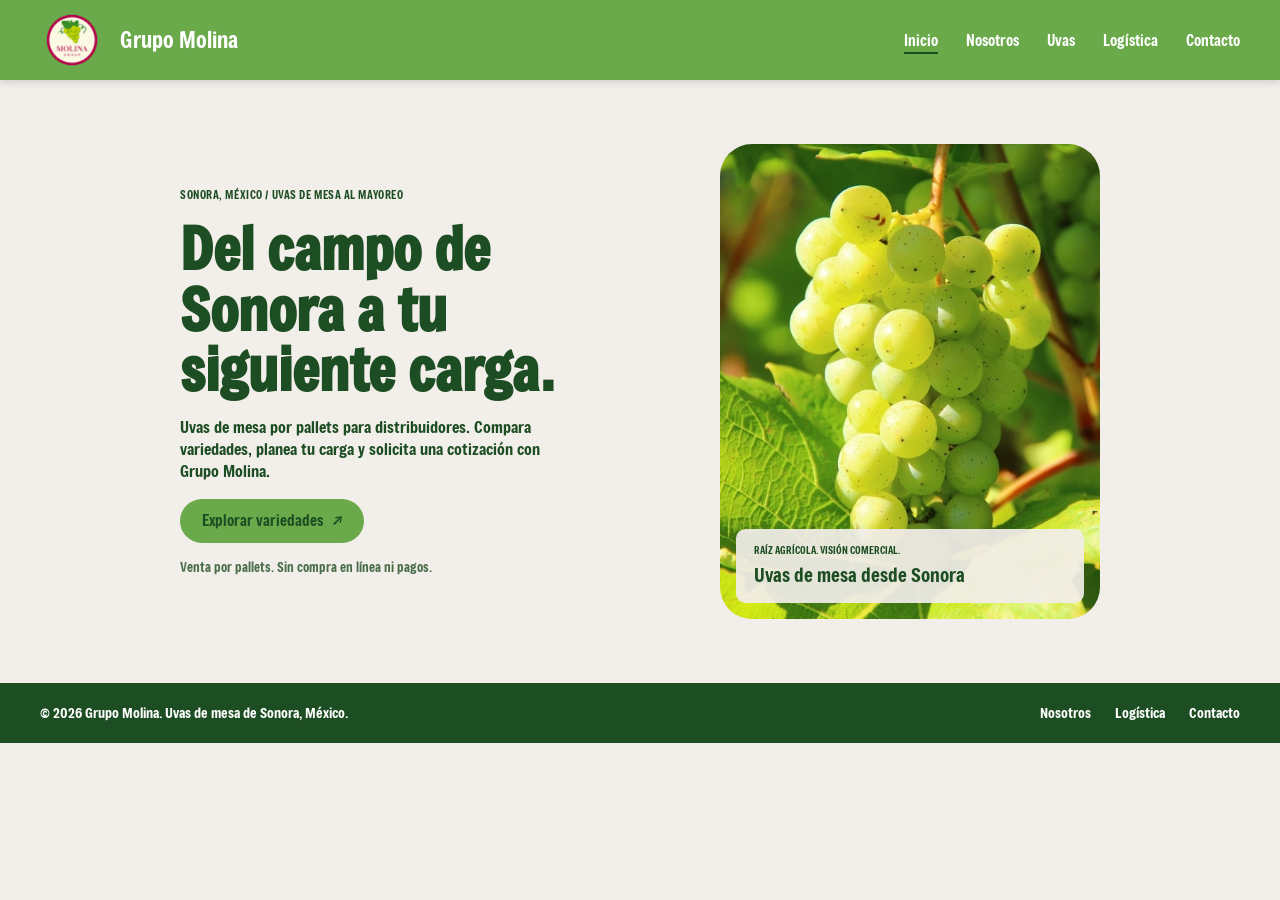
<file: 03_SitioWeb/index.html>
<!DOCTYPE html>
<html lang="es">
<head>
  <meta charset="UTF-8">
  <meta name="viewport" content="width=device-width, initial-scale=1.0">
  <meta name="description" content="Grupo Molina vende uvas de mesa de Sonora por pallets a distribuidores. Compara variedades, planea tu carga y solicita una cotización.">
 <link rel="preconnect" href="https://fonts.googleapis.com">
<link rel="preconnect" href="https://fonts.gstatic.com" crossorigin>
<link href="https://fonts.googleapis.com/css2?family=Freeman&family=Rubik+Dirt&display=swap" rel="stylesheet">
<link rel="preconnect" href="https://fonts.googleapis.com">
<link rel="preconnect" href="https://fonts.gstatic.com" crossorigin>
<link href="https://fonts.googleapis.com/css2?family=Freeman&family=Montserrat:wght@400;500&display=swap" rel="stylesheet">
  <link rel="stylesheet" href="css/inicioEstilos.css">
  <link rel="stylesheet" href="css/base.css">
  <title>Inicio | Grupo Molina - Uvas de mesa al mayoreo</title>

</head>
<body>

  <header class="encabezado">
    <a href="index.html" class="marca">
      <img src="imagenes/marca/logoMolina.png" alt="Logotipo de Grupo Molina" class="marca-imagen">
      <span>Grupo Molina</span>
    </a>

    <nav class="menu">
      <ul class="menu-lista">
        <li><a href="index.html" class="activo">Inicio</a></li>
        <li><a href="paginas/Nosotros.html">Nosotros</a></li>
        <li><a href="paginas/Catalogo.html">Uvas</a></li>
        <li><a href="paginas/Logistica.html">Logística</a></li>
        <li><a href="paginas/Contacto.html">Contacto</a></li>
      </ul>
    </nav>
  </header>

  <main>

    <section class="inicio">
      <div class="inicio-texto">
        <p>Sonora, México / Uvas de mesa al mayoreo</p>

        <h1>Del campo de Sonora a tu siguiente carga.</h1>

        <p>
          Uvas de mesa por pallets para distribuidores. Compara variedades,
          planea tu carga y solicita una cotización con Grupo Molina.
        </p>

        <p>
          <a class="boton" href="paginas/Catalogo.html">Explorar variedades</a>
        </p>
        <p class="nota">Venta por pallets. Sin compra en línea ni pagos.</p>

      </div>

      <figure class="inicio-imagen">
        <img src="imagenes/general/FondoUvasTarjetas.jpg"
             alt="Racimo de uvas verdes de mesa colgando de la vid, con hojas verdes al fondo">
        <figcaption>

          <span>Raíz agrícola. Visión comercial.</span>
          <strong>Uvas de mesa desde Sonora</strong>
        </figcaption>
      </figure>
    </section>

  </main>

  <footer>
    <p>&copy; 2026 Grupo Molina. Uvas de mesa de Sonora, México.</p>
    <nav>
      <ul>
        <li><a href="paginas/Nosotros.html">Nosotros</a></li>
        <li><a href="paginas/Logistica.html">Logística</a></li>
        <li><a href="paginas/Contacto.html">Contacto</a></li>
      </ul>
    </nav>
  </footer>

</body>
</html>
</file>
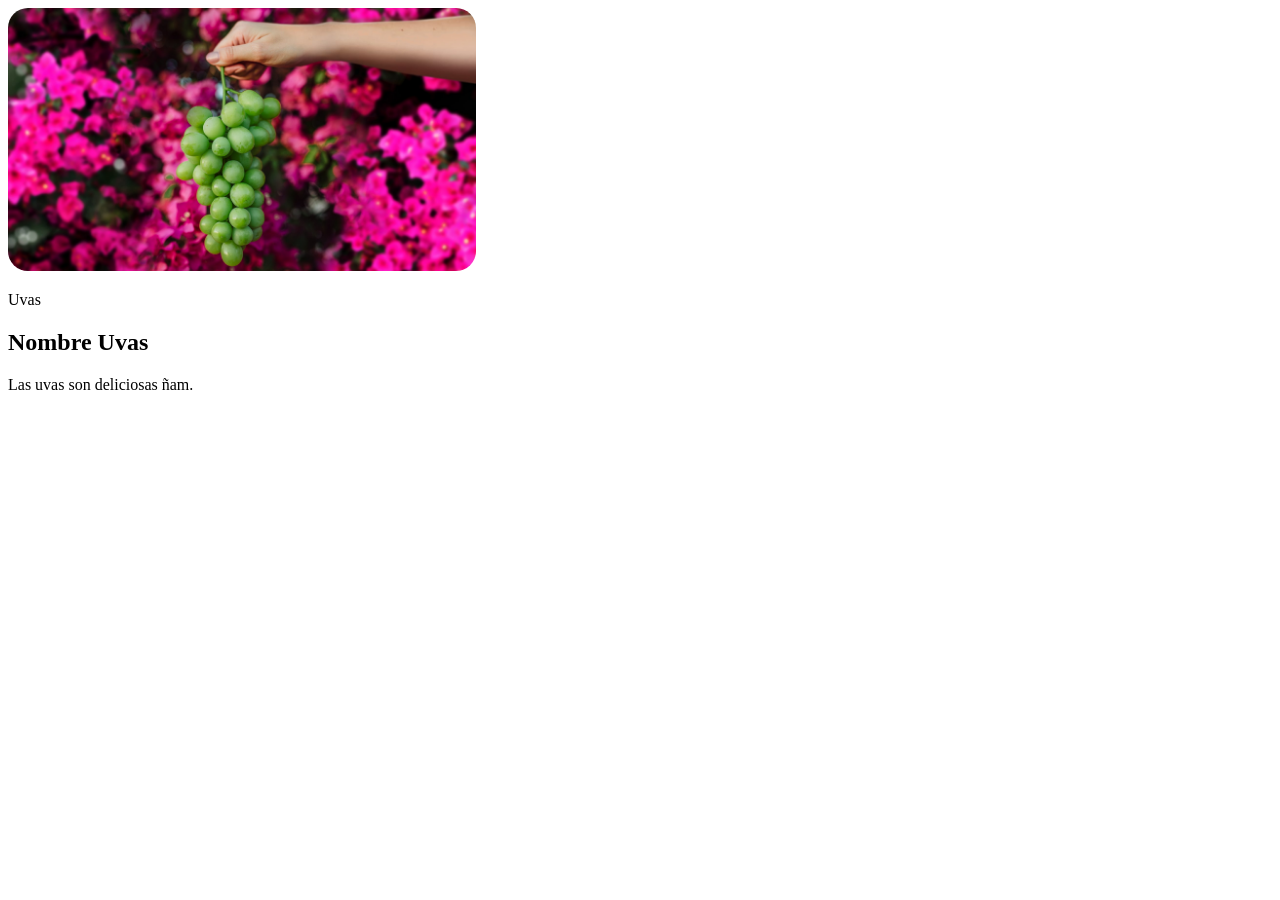
<file: 03_SitioWeb/ProductoSelect.html>
<!DOCTYPE html>
<html lang="en">
<head>
    <link rel="stylesheet" href="ProductoSelectEstilo.css">
    <meta charset="UTF-8">
    <meta name="viewport" content="width=device-width, initial-scale=1.0">
    <title>Document</title>
</head>
<body>
    <main class="content>
        <article class="card">
            <img src="Img/UvaImg1.jpg">
            <p>Uvas</p>
            <h2>Nombre Uvas</h2>
            <p>Las uvas son deliciosas ñam.</p>
        </article>
    </main>
</body>
</html>
</file>
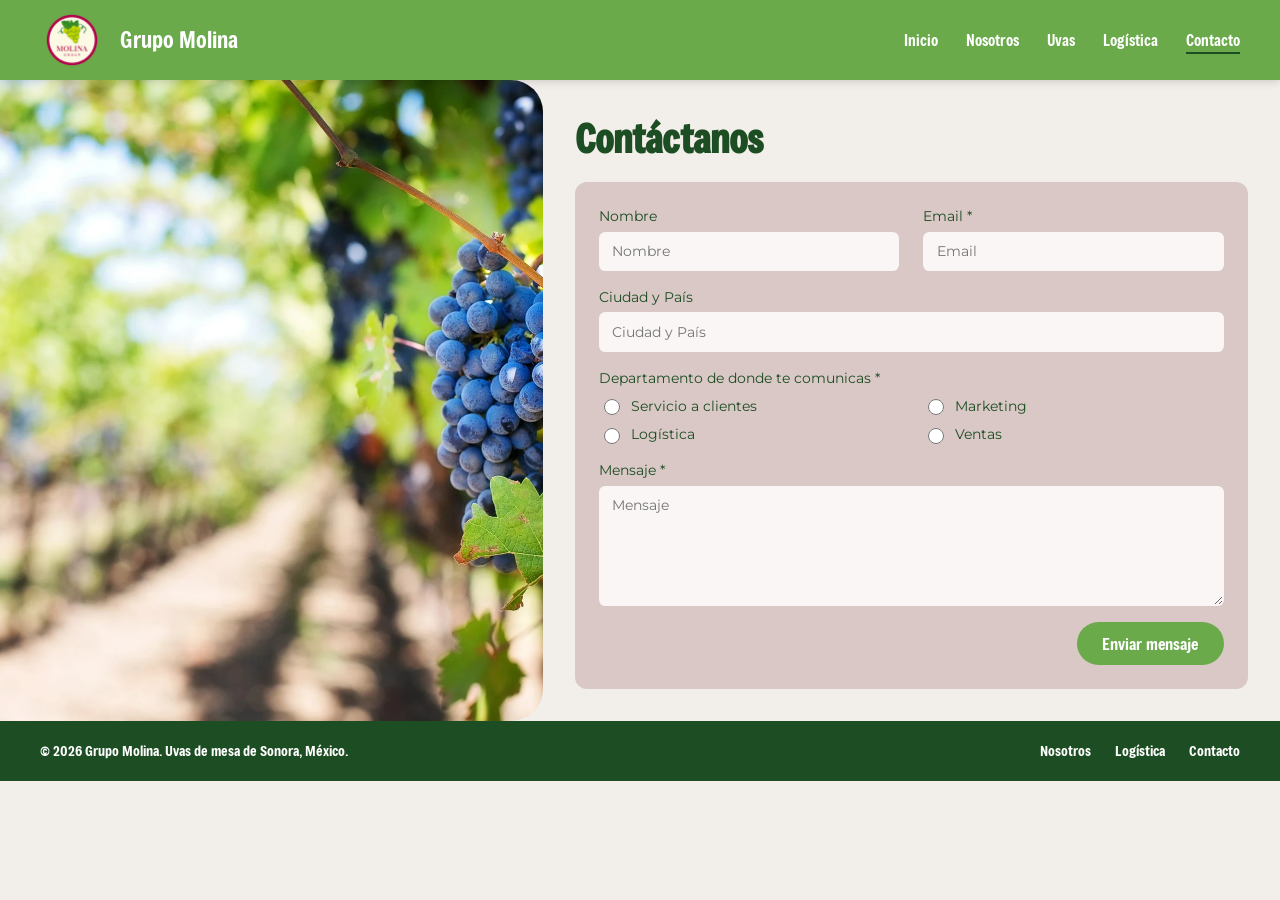
<file: 03_SitioWeb/paginas/Contacto.html>
<!DOCTYPE html>
<html lang="es">
<head>
  <meta charset="UTF-8">
  <meta name="viewport" content="width=device-width, initial-scale=1.0">
  <link rel="preconnect" href="https://fonts.googleapis.com">
<link rel="preconnect" href="https://fonts.gstatic.com" crossorigin>
<link href="https://fonts.googleapis.com/css2?family=Freeman&family=Montserrat:wght@400;500&display=swap" rel="stylesheet">
 <link rel="preconnect" href="https://fonts.googleapis.com">
<link rel="preconnect" href="https://fonts.gstatic.com" crossorigin>
<link href="https://fonts.googleapis.com/css2?family=Freeman&family=Rubik+Dirt&display=swap" rel="stylesheet">
<link rel="stylesheet" href="../css/base.css">
<link rel="stylesheet" href="../css/contactoEstilos.css">
  <title>Contacto | Grupo Molina</title>

</head>
<body>

  <header>
    <a href="../index.html">
      <img src="../imagenes/marca/logoMolina.png" alt="Logotipo de Grupo Molina">
      <span>Grupo Molina</span>
    </a>

    <nav>
      <ul>
        <li><a href="../index.html">Inicio</a></li>
        <li><a href="../paginas/Nosotros.html">Nosotros</a></li>
        <li><a href="../paginas/Catalogo.html">Uvas</a></li>
        <li><a href="../paginas/Logistica.html">Logística</a></li>
        <li><a href="../paginas/Contacto.html" class="activo">Contacto</a></li>
      </ul>
    </nav>
  </header>

  <main class="contacto">

    <img class="contacto-foto" src="../imagenes/general/FondoUvasTarjertaContacto.webp" alt="Racimo de uvas moradas en la vid dentro de un viñedo">

    <section class="contacto-formulario">
      <h1>Contáctanos</h1>

      <form action="#" method="post">

        <div>
          <label for="nombre">Nombre</label>
          <input type="text" id="nombre" name="nombre" placeholder="Nombre">
        </div>

        <div>
          <label for="email">Email *</label>
          <input type="email" id="email" name="email" placeholder="Email" required>
        </div>

        <div>
          <label for="ciudad">Ciudad y País</label>
          <input type="text" id="ciudad" name="ciudad" placeholder="Ciudad y País">
        </div>

        <fieldset>
          <legend>Departamento de donde te comunicas *</legend>

          <label>
            <input type="radio" name="departamento" value="servicio" required>
            Servicio a clientes
          </label>

          <label>
            <input type="radio" name="departamento" value="marketing">
            Marketing
          </label>

          <label>
            <input type="radio" name="departamento" value="logistica">
            Logística
          </label>

          <label>
            <input type="radio" name="departamento" value="ventas">
            Ventas
          </label>
        </fieldset>

        <div>
          <label for="mensaje">Mensaje *</label>
          <textarea id="mensaje" name="mensaje" rows="5" placeholder="Mensaje" required></textarea>
        </div>

        <button type="submit">Enviar mensaje</button>

      </form>
    </section>

  </main>

  <footer>
    <p>&copy; 2026 Grupo Molina. Uvas de mesa de Sonora, México.</p>
    <nav>
      <ul>
        <li><a href="../paginas/Nosotros.html">Nosotros</a></li>
        <li><a href="../paginas/Logistica.html">Logística</a></li>
        <li><a href="../paginas/Contacto.html">Contacto</a></li>
      </ul>
    </nav>
  </footer>

</body>
</html>
</file>
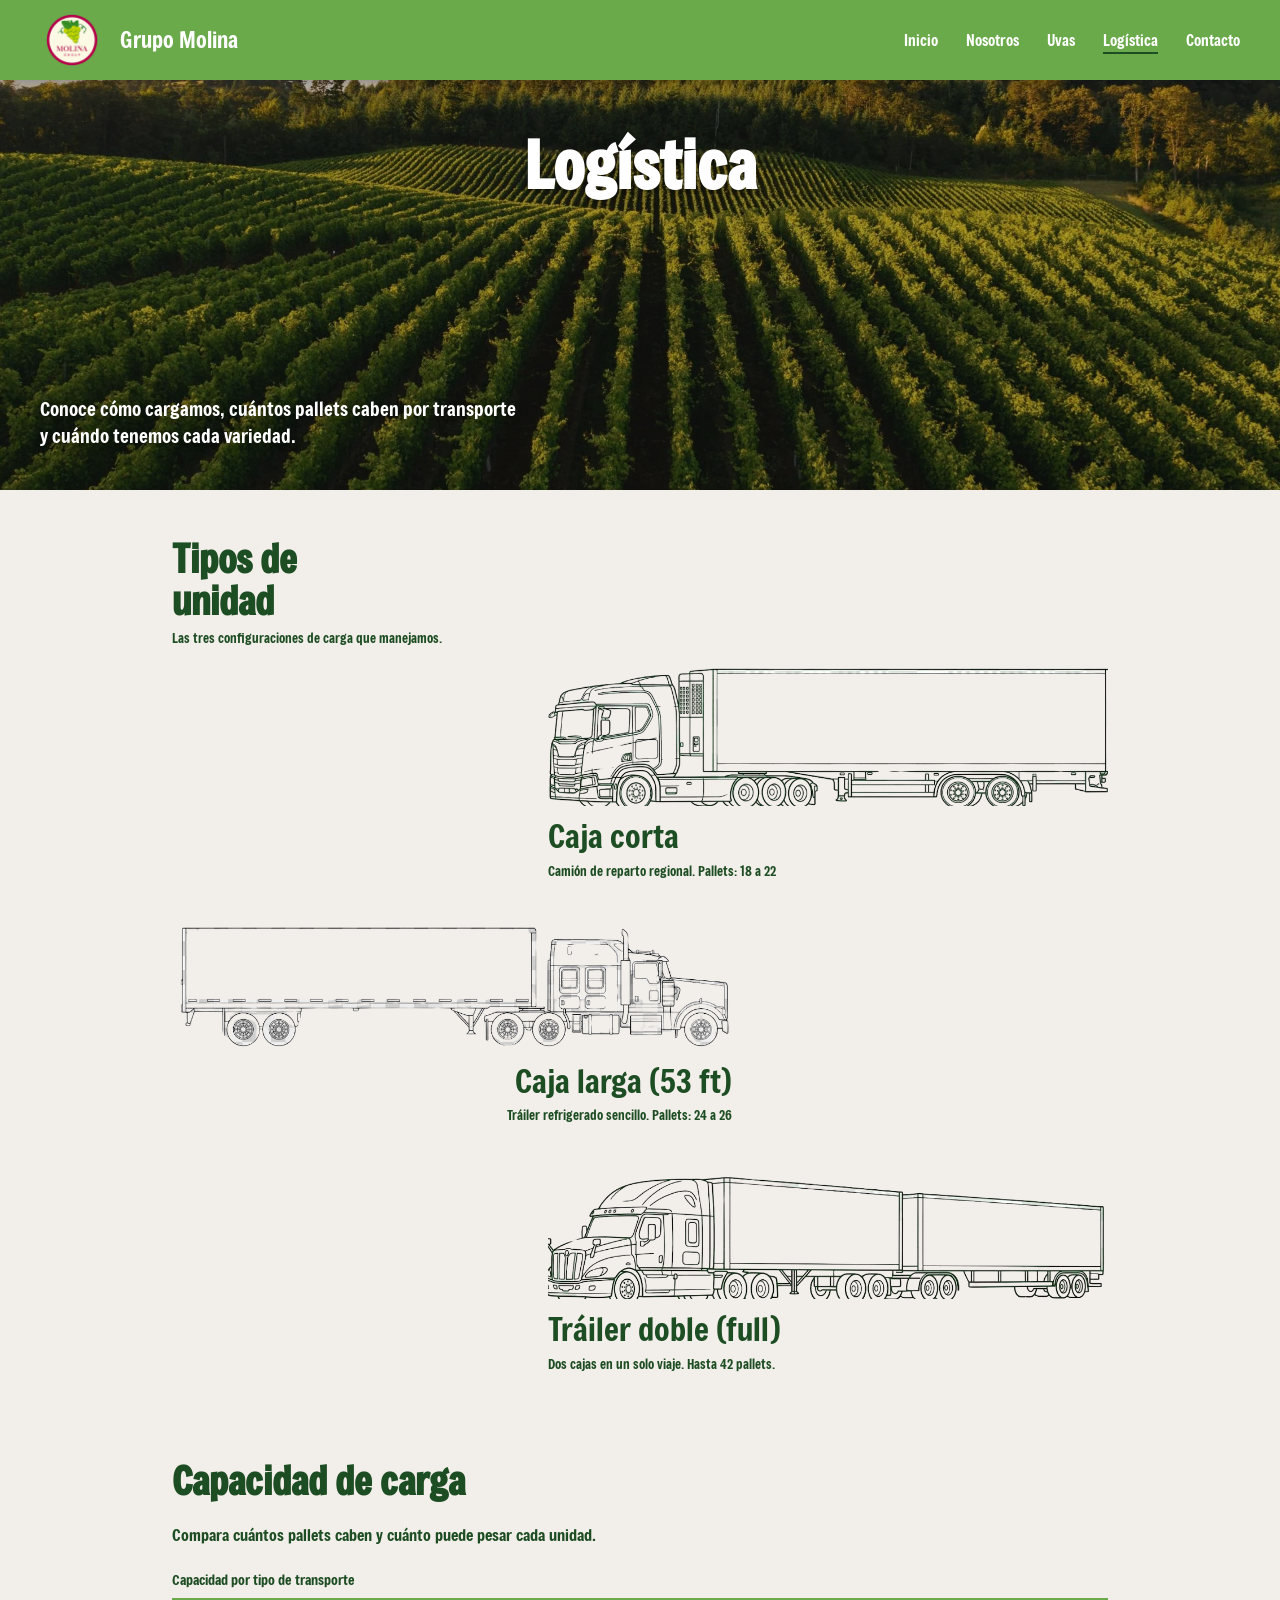
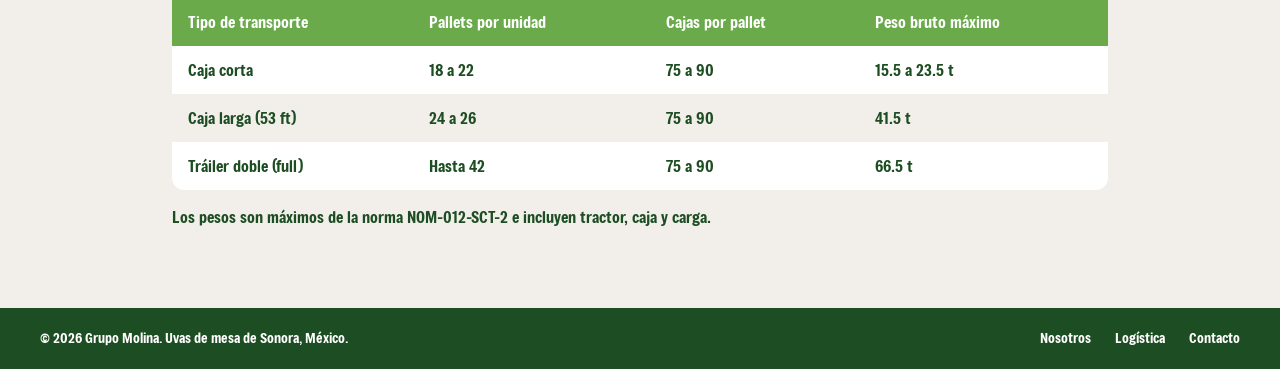
<file: 03_SitioWeb/paginas/Logistica.html>
<!DOCTYPE html>
<html lang="es">
<head>
  <meta charset="UTF-8">
  <meta name="viewport" content="width=device-width, initial-scale=1.0">
  <link rel="preconnect" href="https://fonts.googleapis.com">
  <link rel="preconnect" href="https://fonts.gstatic.com" crossorigin>
  <link href="https://fonts.googleapis.com/css2?family=Freeman&family=Montserrat:wght@400;500&display=swap" rel="stylesheet">
  <link rel="preconnect" href="https://fonts.googleapis.com">
  <link rel="preconnect" href="https://fonts.gstatic.com" crossorigin>
  <link href="https://fonts.googleapis.com/css2?family=Freeman&family=Rubik+Dirt&display=swap" rel="stylesheet">
  <link rel="stylesheet" href="../css/base.css">
  <link rel="stylesheet" href="../css/logisticaEstilos.css">
  <title>Logística | Grupo Molina</title>

</head>
<body>

  <header>
    <a href="../index.html">
      <img src="../imagenes/marca/logoMolina.png" alt="Logotipo de Grupo Molina">
      <span>Grupo Molina</span>
    </a>

    <nav>
      <ul>
        <li><a href="../index.html">Inicio</a></li>
        <li><a href="../paginas/Nosotros.html">Nosotros</a></li>
        <li><a href="../paginas/Catalogo.html">Uvas</a></li>
        <li><a href="../paginas/Logistica.html" class="activo">Logística</a></li>
        <li><a href="../paginas/Contacto.html">Contacto</a></li>
      </ul>
    </nav>
  </header>

  <main>

    <section class="portada">
      <h1>Logística</h1>
      <p>Conoce cómo cargamos, cuántos pallets caben por transporte y cuándo tenemos cada variedad.</p>
    </section>

    <section class="unidades">
      <h2>Tipos de unidad</h2>
      <p>Las tres configuraciones de carga que manejamos.</p>

      <div class="camiones">
        <figure>
          <img src="../imagenes/camiones/trailerCajaCorta.png" alt="Dibujo de un camión con caja corta">
          <figcaption>
            <h3>Caja corta</h3>
            <p>Camión de reparto regional. Pallets: 18 a 22</p>
          </figcaption>
        </figure>

        <figure>
          <img src="../imagenes/camiones/trailerCajaLarga.png" alt="Dibujo de un tráiler con caja larga de 53 pies">
          <figcaption>
            <h3>Caja larga (53 ft)</h3>
            <p>Tráiler refrigerado sencillo. Pallets: 24 a 26</p>
          </figcaption>
        </figure>

        <figure>
          <img src="../imagenes/camiones/trailerFull.png" alt="Dibujo de un tráiler doble con dos cajas">
          <figcaption>
            <h3>Tráiler doble (full)</h3>
            <p>Dos cajas en un solo viaje. Hasta 42 pallets.</p>
          </figcaption>
        </figure>
      </div>
    </section>

    <section class="capacidades">
        
      <h2>Capacidad de carga</h2>
      <p>Compara cuántos pallets caben y cuánto puede pesar cada unidad.</p>

      <table>
        <caption>Capacidad por tipo de transporte</caption>
        <thead>
          <tr>
            <th>Tipo de transporte</th>
            <th>Pallets por unidad</th>
            <th>Cajas por pallet</th>
            <th>Peso bruto máximo</th>
          </tr>
        </thead>
        <tbody>
          <tr>
            <td>Caja corta</td>
            <td>18 a 22</td>
            <td>75 a 90</td>
            <td>15.5 a 23.5 t</td>
          </tr>
          <tr>
            <td>Caja larga (53 ft)</td>
            <td>24 a 26</td>
            <td>75 a 90</td>
            <td>41.5 t</td>
          </tr>
          <tr>
            <td>Tráiler doble (full)</td>
            <td>Hasta 42</td>
            <td>75 a 90</td>
            <td>66.5 t</td>
          </tr>
        </tbody>
      </table>

      <p>Los pesos son máximos de la norma NOM-012-SCT-2 e incluyen tractor, caja y carga.</p>
    </section>

  </main>

  <footer>
    <p>&copy; 2026 Grupo Molina. Uvas de mesa de Sonora, México.</p>
    <nav>
      <ul>
        <li><a href="../paginas/Nosotros.html">Nosotros</a></li>
        <li><a href="../paginas/Logistica.html">Logística</a></li>
        <li><a href="../paginas/Contacto.html">Contacto</a></li>
      </ul>
    </nav>
  </footer>

</body>
</html>
</file>
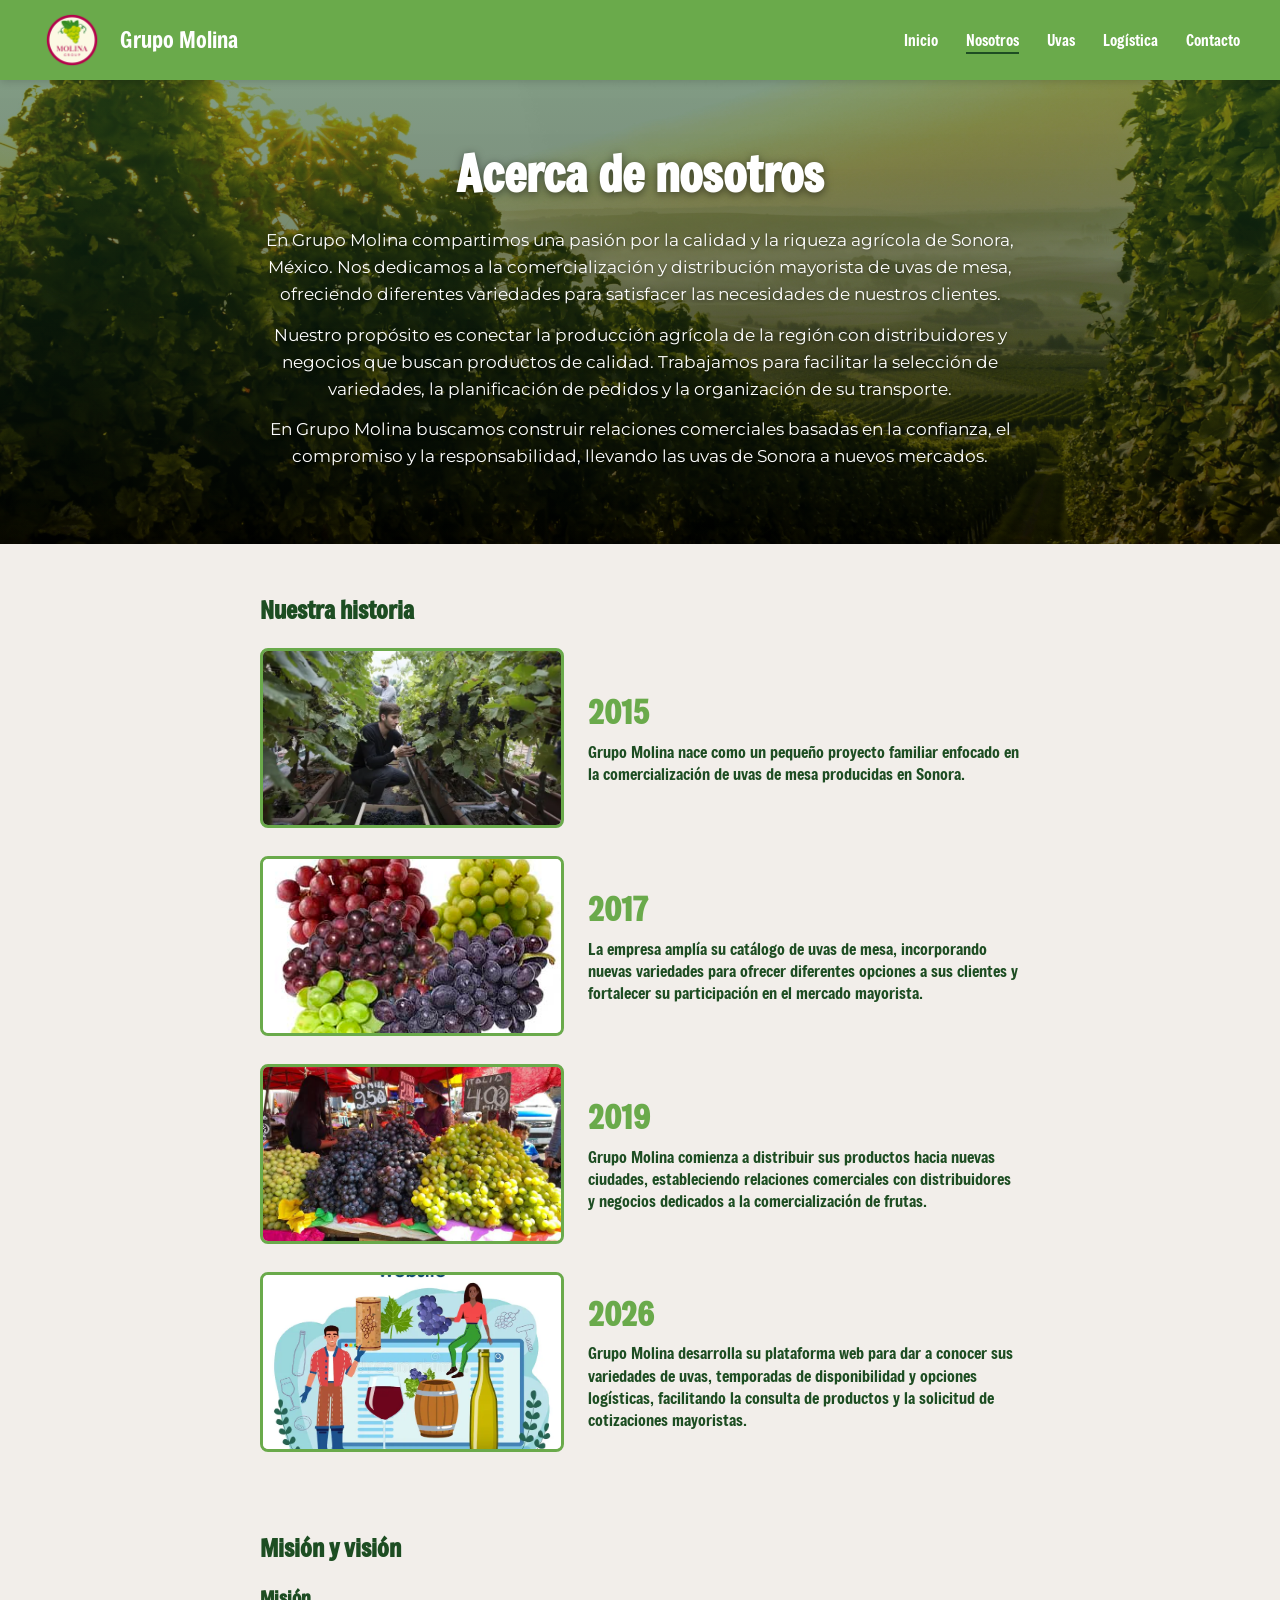
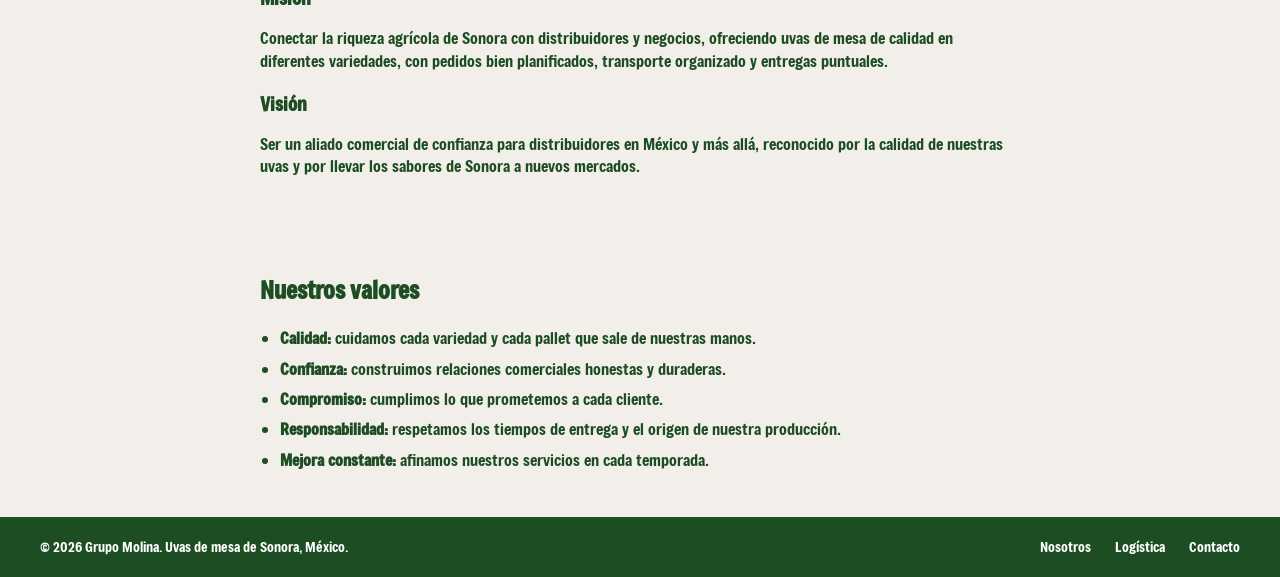
<file: 03_SitioWeb/paginas/Nosotros.html>
<!DOCTYPE html>
<html lang="es">

<head>
  <meta charset="UTF-8">
  <meta name="viewport" content="width=device-width, initial-scale=1.0">
    <link rel="preconnect" href="https://fonts.googleapis.com">
    <link rel="preconnect" href="https://fonts.gstatic.com" crossorigin>
    <link href="https://fonts.googleapis.com/css2?family=Freeman&family=Rubik+Dirt&display=swap" rel="stylesheet">
    <link rel="preconnect" href="https://fonts.googleapis.com">
    <link rel="preconnect" href="https://fonts.gstatic.com" crossorigin>
    <link href="https://fonts.googleapis.com/css2?family=Freeman&family=Montserrat:wght@400;500&display=swap"
      rel="stylesheet">
    <link rel="stylesheet" href="../css/base.css">
    <link rel="stylesheet" href="../css/nosotrosEstilos.css">
    <title>Uvas | Grupo Molina</title>

</head>

<body>
  <header>
    <a href="../index.html" class="marca">
      <img src="../imagenes/marca/logoMolina.png" alt="Logotipo de Grupo Molina" class="marca-imagen">
      <span>Grupo Molina</span>
    </a>

    <nav >
      <ul >
        <li><a href="../index.html">Inicio</a></li>
        <li><a href="../paginas/Nosotros.html" class="activo">Nosotros</a></li>
        <li><a href="../paginas/Catalogo.html">Uvas</a></li>
        <li><a href="../paginas/Logistica.html">Logística</a></li>
        <li><a href="../paginas/Contacto.html">Contacto</a></li>
      </ul>
    </nav>
  </header>

  <main>

    <section class="sobre-nosotros">
      <h1>Acerca de nosotros</h1>
      <p>
        En Grupo Molina compartimos una pasión por la calidad y la riqueza
        agrícola de Sonora, México. Nos dedicamos a la comercialización y
        distribución mayorista de uvas de mesa, ofreciendo diferentes
        variedades para satisfacer las necesidades de nuestros clientes.
      </p>
      <p>
        Nuestro propósito es conectar la producción agrícola de la región con
        distribuidores y negocios que buscan productos de calidad. Trabajamos
        para facilitar la selección de variedades, la planificación de pedidos
        y la organización de su transporte.
      </p>
      <p>
        En Grupo Molina buscamos construir relaciones comerciales basadas en la
        confianza, el compromiso y la responsabilidad, llevando las uvas de
        Sonora a nuevos mercados.
      </p>
    </section>

    <section class="nosotros-seccion historia">
      <h2>Nuestra historia</h2>
      <div class="linea-de-tiempo">
        <article class="hito">
          <img class="hito-foto" src="../imagenes/nosotros/vinedo-pequeno.webp" alt="Viñedo pequeño de Grupo Molina en 2015">
          <div class="hito-info">
            <h3 class="hito-anio">2015</h3>
            <p class="hito-texto">Grupo Molina nace como un pequeño proyecto familiar enfocado en la comercialización de uvas de mesa producidas en Sonora.</p>
          </div>
        </article>
        <article class="hito">
          <img class="hito-foto" src="../imagenes/nosotros/uvas.jpg" alt="Variedades de uvas de mesa en 2017">
          <div class="hito-info">
            <h3 class="hito-anio">2017</h3>
            <p class="hito-texto">La empresa amplía su catálogo de uvas de mesa, incorporando nuevas variedades para ofrecer diferentes opciones a sus clientes y fortalecer su participación en el mercado mayorista.</p>
          </div>
        </article>
        <article class="hito">
          <img class="hito-foto" src="../imagenes/nosotros/venta-uvas.jpg" alt="Venta de uvas a distribuidores en 2019">
          <div class="hito-info">
            <h3 class="hito-anio">2019</h3>
            <p class="hito-texto">Grupo Molina comienza a distribuir sus productos hacia nuevas ciudades, estableciendo relaciones comerciales con distribuidores y negocios dedicados a la comercialización de frutas.</p>
          </div>
        </article>
        <article class="hito">
          <img class="hito-foto" src="../imagenes/nosotros/web-uva.webp" alt="Plataforma web de Grupo Molina en 2026">
          <div class="hito-info">
            <h3 class="hito-anio">2026</h3>
            <p class="hito-texto">Grupo Molina desarrolla su plataforma web para dar a conocer sus variedades de uvas, temporadas de disponibilidad y opciones logísticas, facilitando la consulta de productos y la solicitud de cotizaciones mayoristas.</p>
          </div>
        </article>
      </div>
    </section>

    <section class="nosotros-seccion mision-vision">
      <h2>Misión y visión</h2>

      <h3>Misión</h3>
      <p>
        Conectar la riqueza agrícola de Sonora con distribuidores y negocios,
        ofreciendo uvas de mesa de calidad en diferentes variedades, con
        pedidos bien planificados, transporte organizado y entregas puntuales.
      </p>

      <h3>Visión</h3>
      <p>
        Ser un aliado comercial de confianza para distribuidores en México y
        más allá, reconocido por la calidad de nuestras uvas y por llevar los
        sabores de Sonora a nuevos mercados.
      </p>
    </section>

    <section class="nosotros-seccion valores">
      <h2>Nuestros valores</h2>
      <ul class="valores-lista">
        <li><strong>Calidad:</strong> cuidamos cada variedad y cada pallet que sale de nuestras manos.</li>
        <li><strong>Confianza:</strong> construimos relaciones comerciales honestas y duraderas.</li>
        <li><strong>Compromiso:</strong> cumplimos lo que prometemos a cada cliente.</li>
        <li><strong>Responsabilidad:</strong> respetamos los tiempos de entrega y el origen de nuestra producción.</li>
        <li><strong>Mejora constante:</strong> afinamos nuestros servicios en cada temporada.</li>
      </ul>
    </section>

  </main>

  <footer>
    <p>&copy; 2026 Grupo Molina. Uvas de mesa de Sonora, México.</p>
    <nav>
      <ul>
        <li><a href="../paginas/Nosotros.html">Nosotros</a></li>
        <li><a href="../paginas/Logistica.html">Logística</a></li>
        <li><a href="../paginas/Contacto.html">Contacto</a></li>
      </ul>
    </nav>
  </footer>

</body>
</html>
</file>
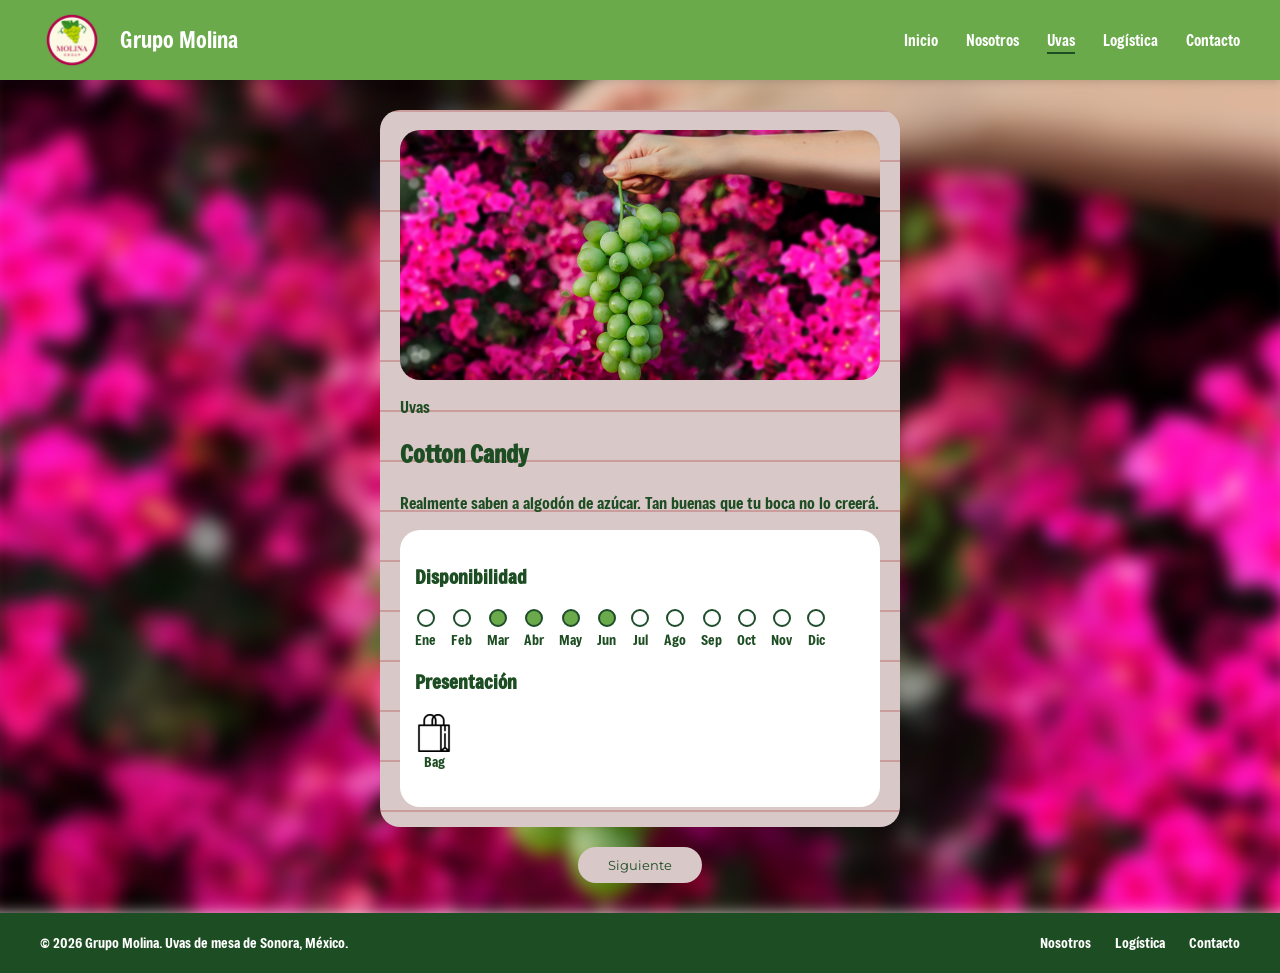
<file: 03_SitioWeb/paginas/ProductoSelect.html>
<!DOCTYPE html>
<html lang="es">
<head>
   <link rel="preconnect" href="https://fonts.googleapis.com">
  <link rel="preconnect" href="https://fonts.gstatic.com" crossorigin>
  <link href="https://fonts.googleapis.com/css2?family=Freeman&family=Montserrat:wght@400;500&display=swap" rel="stylesheet">
  <link rel="preconnect" href="https://fonts.googleapis.com">
  <link rel="preconnect" href="https://fonts.gstatic.com" crossorigin>
  <link href="https://fonts.googleapis.com/css2?family=Freeman&family=Rubik+Dirt&display=swap" rel="stylesheet">
  <link rel="stylesheet" href="../css/base.css">
  <link rel="stylesheet" href="../css/ProductoSelectEstilo.css">
  <meta charset="UTF-8">
  <meta name="viewport" content="width=device-width, initial-scale=1.0">
  <title>Cotton Candy | Grupo Molina</title>

</head>
<body style="--bg-img: url('../imagenes/uvas/fondoTarjetaSeleccion.jpg');">

  <header>
    <a href="../index.html" class="marca">
      <img src="../imagenes/marca/logoMolina.png" alt="Logotipo de Grupo Molina" class="marca-imagen">
      <span>Grupo Molina</span>
    </a>

    <nav >
      <ul >
        <li><a href="../index.html">Inicio</a></li>
        <li><a href="../paginas/Nosotros.html">Nosotros</a></li>
        <li><a href="../paginas/Catalogo.html" class="activo">Uvas</a></li>
        <li><a href="../paginas/Logistica.html">Logística</a></li>
        <li><a href="../paginas/Contacto.html">Contacto</a></li>
      </ul>
    </nav>
  </header>

  <main class="content">
    <article class="card">
      <img class="card_img" src="../imagenes/uvas/fondoTarjetaSeleccion.jpg" alt="Racimo de uvas verdes frente a bugambilias rosas">
      <p>Uvas</p>
      <h2>Cotton Candy</h2>
      <p>Realmente saben a algodón de azúcar. Tan buenas que tu boca no lo creerá.</p>

      <section class="detalles">
        <h3>Disponibilidad</h3>
        <ul class="meses">
          <li><span class="punto"></span>Ene</li>
          <li><span class="punto"></span>Feb</li>
          <li class="activo"><span class="punto"></span>Mar</li>
          <li class="activo"><span class="punto"></span>Abr</li>
          <li class="activo"><span class="punto"></span>May</li>
          <li class="activo"><span class="punto"></span>Jun</li>
          <li><span class="punto"></span>Jul</li>
          <li><span class="punto"></span>Ago</li>
          <li><span class="punto"></span>Sep</li>
          <li><span class="punto"></span>Oct</li>
          <li><span class="punto"></span>Nov</li>
          <li><span class="punto"></span>Dic</li>
        </ul>

        <h3>Presentación</h3>
        <ul class="presentaciones">
          <li>
            <img src="../imagenes/general/bolsaEmpaque.png" alt="Icono de bolsa de empaque" width="38">
            Bag
          </li>
        </ul>
      </section>
    </article>

    <button type="button">Siguiente</button>
  </main>

  <footer>
    <p>&copy; 2026 Grupo Molina. Uvas de mesa de Sonora, México.</p>
    <nav>
      <ul>
        <li><a href="../paginas/Nosotros.html">Nosotros</a></li>
        <li><a href="../paginas/Logistica.html">Logística</a></li>
        <li><a href="../paginas/Contacto.html">Contacto</a></li>
      </ul>
    </nav>
  </footer>

</body>
</html>
</file>
<file: 03_SitioWeb/css/inicioEstilos.css>
.inicio {
  display: grid;
  grid-template-columns: 1fr 1fr;
  align-items: center;
  gap: 10rem;
  max-width: 1000px;
  margin: 0 auto;
  padding: 4rem 2.5rem;
}

.inicio-texto {
  display: flex;
  flex-direction: column;
  gap: 1rem;
}

.inicio-texto p {
  margin: 0;
}

/* Línea pequeña de arriba */
.inicio-texto p:first-child {
  font-size: 0.7rem;
  text-transform: uppercase;
  letter-spacing: 0.05em;
}

.inicio-texto h1 {
  margin: 0;
  font-size: clamp(2.2rem, 5vw, 3.6rem);
  line-height: 1.05;
  color: var(--verde-oscuro);
}

.boton {
  display: inline-flex;
  align-items: center;
  gap: 0.6rem;
  padding: 0.7rem 1.4rem;
  background-color: var(--verde-claro);
  color: var(--verde-oscuro);
  border-radius: 999px;
  text-decoration: none;
  font-size: 0.95rem;
  transition: background-color 0.2s, transform 0.2s;
}

.boton::after {
  content: "↗";
}

.boton:hover {
  background-color: var(--verde-oscuro);
  color: #fff;
  transform: translateY(-2px);
}

.nota {
  font-size: 0.8rem;
  opacity: 0.8;
}

/* Imagen con tarjeta encima */
.inicio-imagen {
  position: relative;
  margin: 0;
  border-radius: 2rem;
  overflow: hidden;
}

.inicio-imagen img {
  width: 100%;
  aspect-ratio: 4 / 5;
  object-fit: cover;
}

.inicio-imagen figcaption {
  position: absolute;
  left: 1rem;
  right: 1rem;
  bottom: 1rem;
  display: flex;
  flex-direction: column;
  gap: 0.25rem;
  padding: 0.9rem 1.1rem;
  background-color: rgba(242, 238, 234, 0.92);
  border-radius: 0.6rem;
}

.inicio-imagen figcaption span {
  font-size: 0.65rem;
  text-transform: uppercase;
}

.inicio-imagen figcaption strong {
  font-size: 1.2rem;
  font-weight: normal;
}

@media (max-width: 800px) {
  .inicio {
    grid-template-columns: 1fr;
    padding: 2rem 1.25rem;
    gap: 2rem;
  }
}
</file>
<file: 03_SitioWeb/css/base.css>
:root {
  --verde-claro: #6aaa4b;
  --verde-oscuro: #1d4d22;
  --crema: #f2eeea;
  --rosa-panel: #d9c8c6;
  --texto: #1d4d22;
  --fuente-titulos: "Freeman", "Arial Narrow", sans-serif;
  --fuente-formulario: "Montserrat", Arial, sans-serif;
}

*,
*::before,
*::after {
  box-sizing: border-box;
}

body {
  margin: 0;
  background-color: var(--crema);
  color: var(--texto);
  font-family: var(--fuente-titulos);
  line-height: 1.4;
}

img {
  max-width: 100%;
  display: block;
}

a {
  color: inherit;
}

/* ---------- Encabezado ---------- */
header {
 position: sticky;
  top: 0;
  z-index: 100;
  box-shadow: 0 2px 8px rgba(0, 0, 0, 0.15);

  display: flex;
  align-items: center;
  justify-content: space-between;
  gap: 1rem;
  padding: 0.5rem 2.5rem;
  background-color: var(--verde-claro);
  color: #fff;
}

header > a {
  display: flex;
  align-items: center;
  gap: 1rem;
  text-decoration: none;
  font-size: 1.4rem;
}

header img {
  width: 64px;
  height: 64px;
  object-fit: contain;
}

header nav ul {
  display: flex;
  gap: 1.75rem;
  margin: 0;
  padding: 0;
  list-style: none;
}

header nav a {
  text-decoration: none;
  font-size: 0.95rem;
  padding-bottom: 2px;
}

header nav a:hover,
header nav a.activo {
  border-bottom: 2px solid var(--verde-oscuro);
}

/* ---------- Pie de página ---------- */
footer {
  display: flex;
  justify-content: space-between;
  align-items: center;
  flex-wrap: wrap;
  gap: 1rem;
  padding: 1.25rem 2.5rem;
  background-color: var(--verde-oscuro);
  color: #fff;
  font-size: 0.9rem;
}

footer p {
  margin: 0;
}

footer ul {
  display: flex;
  gap: 1.5rem;
  margin: 0;
  padding: 0;
  list-style: none;
}

footer a {
  text-decoration: none;
}

footer a:hover {
  text-decoration: underline;
}

/* ---------- Responsivo ---------- */
@media (max-width: 700px) {
  header {
    flex-direction: column;
    padding: 0.75rem 1rem;
  }

  header nav ul {
    gap: 1rem;
    flex-wrap: wrap;
    justify-content: center;
  }

  footer {
    flex-direction: column;
    text-align: center;
    padding: 1.25rem 1rem;
  }
}
</file>
<file: 03_SitioWeb/ProductoSelectEstilo.css>
.card{
    padding: 1.5rem;
    border: 1px solid #c8c8ce;
    border-radius: 0.75rem;
    background-color: #D9C8C8;
}

.content{
    width: max(1100px, 92%);
    margin-inline: auto;
    gap: 1.5rem;
}

img{
    width: 37%;
    border-radius: 20px;
}
</file>
<file: 03_SitioWeb/css/contactoEstilos.css>
.contacto {
  display: grid;
  grid-template-columns: 1fr 1.3fr;
  align-items: stretch;
  gap: 2rem;
  min-height: 480px;
}

/* Foto a la izquierda con esquinas redondeadas a la derecha */
.contacto-foto {
  width: 100%;
  height: 100%;
  object-fit: cover;
  border-radius: 0 2rem 2rem 0;
}

.contacto-formulario {
  padding: 2rem 2rem 2rem 0;
  font-family: var(--fuente-formulario);
}

.contacto-formulario h1 {
  margin: 0 0 1rem;
  font-family: var(--fuente-titulos);
  font-size: 2.4rem;
  color: var(--verde-oscuro);
}

/* ---------- Formulario ---------- */
.contacto-formulario form {
  display: grid;
  grid-template-columns: 1fr 1fr;
  gap: 1rem 1.5rem;
  padding: 1.5rem;
  background-color: var(--rosa-panel);
  border-radius: 0.75rem;
}

.contacto-formulario form > div {
  display: flex;
  flex-direction: column;
  gap: 0.35rem;
}

/* Ciudad (3.er div), Mensaje y demás ocupan todo el ancho */
.contacto-formulario form > div:nth-of-type(3),
.contacto-formulario form > div:nth-of-type(4),
fieldset,
.contacto-formulario button {
  grid-column: 1 / -1;
}

.contacto-formulario label,
.contacto-formulario legend {
  font-size: 0.9rem;
  color: var(--verde-oscuro);
}

.contacto-formulario input[type="text"],
.contacto-formulario input[type="email"],
.contacto-formulario textarea {
  width: 100%;
  padding: 0.6rem 0.8rem;
  border: 1px solid transparent;
  border-radius: 0.4rem;
  background-color: #faf6f5;
  font-family: inherit;
  font-size: 0.9rem;
  color: var(--verde-oscuro);
}

.contacto-formulario input:focus,
.contacto-formulario textarea:focus {
  outline: none;
  border-color: var(--verde-claro);
  box-shadow: 0 0 0 3px rgba(106, 170, 75, 0.3);
}

.contacto-formulario textarea {
  resize: vertical;
  min-height: 120px;
}

/* ---------- Departamento (radios) ---------- */
fieldset {
  display: grid;
  grid-template-columns: 1fr 1fr;
  gap: 0.5rem 1.5rem;
  margin: 0;
  padding: 0;
  border: none;
}

legend {
  grid-column: 1 / -1;
  padding: 0;
  margin-bottom: 0.5rem;
}

fieldset label {
  display: flex;
  align-items: center;
  gap: 0.5rem;
  cursor: pointer;
}

fieldset input[type="radio"] {
  accent-color: var(--verde-claro);
  width: 1rem;
  height: 1rem;
}

/* ---------- Botón ---------- */
.contacto-formulario button {
  justify-self: end;
  padding: 0.7rem 1.6rem;
  border: none;
  border-radius: 999px;
  background-color: var(--verde-claro);
  color: #fff;
  font-family: var(--fuente-titulos);
  font-size: 1rem;
  cursor: pointer;
  transition: background-color 0.2s;
}

.contacto-formulario button:hover {
  background-color: var(--verde-oscuro);
}

@media (max-width: 800px) {
  .contacto {
    grid-template-columns: 1fr;
    gap: 1rem;
  }

  .contacto-foto {
    height: 240px;
    border-radius: 0 0 2rem 2rem;
  }

  .contacto-formulario {
    padding: 1rem;
  }

  .contacto-formulario form {
    grid-template-columns: 1fr;
  }
}
</file>
<file: 03_SitioWeb/css/logisticaEstilos.css>
/* ---------- Portada ---------- */
.portada {
  display: flex;
  flex-direction: column;
  justify-content: space-between;
  min-height: 410px;
  padding: 2.5rem;
  background:
    linear-gradient(rgba(0, 0, 0, 0.25), rgba(0, 0, 0, 0.35)),
    url("../imagenes/general/FondoUvas.jpg") center / cover no-repeat;
  color: #fff;
}

.portada h1 {
  margin: 0 auto;
  font-size: clamp(2.5rem, 6vw, 4rem);
  text-shadow: 0 2px 6px rgba(0, 0, 0, 0.4);
}

.portada p {
  margin: 0;
  max-width: 480px;
  font-size: 1.2rem;
  text-shadow: 0 2px 6px rgba(0, 0, 0, 0.4);
}

/* ---------- Tipos de unidad ---------- */
.unidades {
  max-width: 1000px;
  margin: 0 auto;
  padding: 3rem 2rem;
}

.unidades h2 {
  margin: 0;
  font-size: 2.4rem;
  line-height: 1.1;
  max-width: 6ch;
}

.unidades > p {
  margin: 0.5rem 0 0;
  font-size: 0.8rem;
}

.camiones {
  display: flex;
  flex-direction: column;
  gap: 2rem;
  margin-top: 1rem;
}

.camiones figure {
  margin: 0;
  width: min(100%, 560px);
}

/* Zigzag: impares a la derecha, pares a la izquierda */
.camiones figure:nth-child(odd) {
  margin-left: auto;
}

.camiones figure:nth-child(even) {
  margin-right: auto;
}

.camiones figure:nth-child(even) figcaption {
  text-align: right;
}

.camiones figcaption h3 {
  margin: 0.5rem 0 0.25rem;
  font-size: 2rem;
  font-weight: normal;
  color: var(--verde-oscuro);
}

.camiones figcaption p {
  margin: 0;
  font-size: 0.8rem;
}

/* ---------- Capacidad de carga ---------- */
.capacidades {
  max-width: 1000px;
  margin: 0 auto;
  padding: 2rem 2rem 4rem;
}

.capacidades h2 {
  margin: 0;
  font-size: 2.4rem;
}

.capacidades table {
  width: 100%;
  margin: 1.5rem 0 1rem;
  border-collapse: collapse;
  background-color: #fff;
  border-radius: 0.75rem;
  overflow: hidden;
}

.capacidades caption {
  text-align: left;
  padding-bottom: 0.5rem;
  font-size: 0.9rem;
}

.capacidades th {
  background-color: var(--verde-claro);
  color: #fff;
  font-weight: normal;
}

.capacidades th,
.capacidades td {
  padding: 0.8rem 1rem;
  text-align: left;
}

.capacidades tbody tr:nth-child(even) {
  background-color: var(--crema);
}

.capacidades tbody td:first-child {
  color: var(--verde-oscuro);
}

@media (max-width: 700px) {
  .portada {
    padding: 1.5rem 1rem;
  }

  .unidades,
  .capacidades {
    padding: 2rem 1rem;
  }

  .capacidades table {
    display: block;
    overflow-x: auto;
  }
}
</file>
<file: 03_SitioWeb/css/nosotrosEstilos.css>
:root {
  --blanco: #fff;
  --velo-verde: rgba(29, 77, 34, 0.55);
  --velo-negro: rgba(0, 0, 0, 0.6);
  --sombra-texto: rgba(0, 0, 0, 0.5);
}

.sobre-nosotros {
  display: flex;
  flex-direction: column;
  align-items: center;
  justify-content: center;
  text-align: center;
  min-height: 460px;
  padding: 60px 20px;
  color: var(--blanco);
  background:
    linear-gradient(var(--velo-verde), var(--velo-negro)),
    url("../imagenes/nosotros/imagen_titulo.jpg") center / cover no-repeat;
}

.sobre-nosotros h1 {
  margin: 0 0 20px;
  font-size: 3rem;
  text-shadow: 0 2px 8px var(--sombra-texto);
}

.sobre-nosotros p {
  max-width: 800px;
  margin: 0 0 14px;
  font-family: var(--fuente-formulario);
  font-size: 1.05rem;
  line-height: 1.6;
  text-shadow: 0 1px 4px var(--sombra-texto);
}

.nosotros-seccion {
  max-width: 800px;
  margin: 0 auto;
  padding: 30px 20px;
}

.linea-de-tiempo {
  margin-top: 20px;
  display: flex;
  flex-direction: column;
  gap: 28px;
}

.hito {
  display: flex;
  align-items: center;
  gap: 24px;
}

.hito-foto {
  flex: 0 0 40%;
  width: 40%;
  height: 180px;
  box-sizing: border-box;
  display: flex;
  align-items: center;
  justify-content: center;
  border: 3px solid var(--verde-claro);
  border-radius: 8px;
  background-color: var(--rosa-panel);
  font-family: var(--fuente-formulario);
  font-size: 0.9rem;
  background-size: cover;
  background-position: center;
  object-fit: cover;
}

.hito-info {
  flex: 1;
}

.hito-anio {
  margin: 0 0 6px;
  font-size: 2rem;
  color: var(--verde-claro);
}

.hito-texto {
  margin: 0;
}

.mision-vision h3 {
  margin-bottom: 5px;
}

.valores-lista {
  padding-left: 20px;
}

.valores-lista li {
  margin-bottom: 8px;
}
</file>
<file: 03_SitioWeb/css/ProductoSelectEstilo.css>
/* Solo ProductoSelect */

.content {
  max-width: 560px;
  margin: 0 auto;
  padding: 30px 20px;
}

.card {
  padding: 20px;
  border-radius: 20px;
  background-image: repeating-linear-gradient(
    180deg, 
    rgba(202, 156, 156, 1) 0px,
    rgba(202, 156, 156, 1) 2px,
    rgba(217, 200, 200, 1) 2px,
    rgba(217, 200, 200, 1) 50px
  );
}

.card_img {
  width: 100%;
  height: 250px;
  object-fit: cover;
  border-radius: 20px;
}

.detalles {
  background-color: white;
  padding: 15px;
  border-radius: 20px;
}

.meses,
.presentaciones {
  display: flex;
  flex-wrap: wrap;
  gap: 15px;
  margin: 0 0 20px;
  padding: 0;
  list-style: none;
}

.meses li,
.presentaciones li {
  text-align: center;
  font-size: 14px;
}

.punto {
  display: block;
  width: 18px;
  height: 18px;
  margin: 0 auto 3px;
  border: 2px solid #1E4D2B;
  border-radius: 50px;
}

.meses .activo .punto {
  background-color: #6BAA4A;
}

button {
  display: block;
  margin: 20px auto 0;
  padding: 10px 30px;
  background-color: #d9c8c8;
  color: #1d4d22;
  border: none;
  border-radius: 20px;
  font-family: "Montserrat", Arial, sans-serif;
}

body::before {
  content: "";
  position: fixed;
  inset: -15px; 
  
  background-image: var(--bg-img);
  background-size: cover;
  background-position: center;
  background-repeat: no-repeat;
  
  filter: blur(8px); 
  z-index: -1;    
}
</file>
